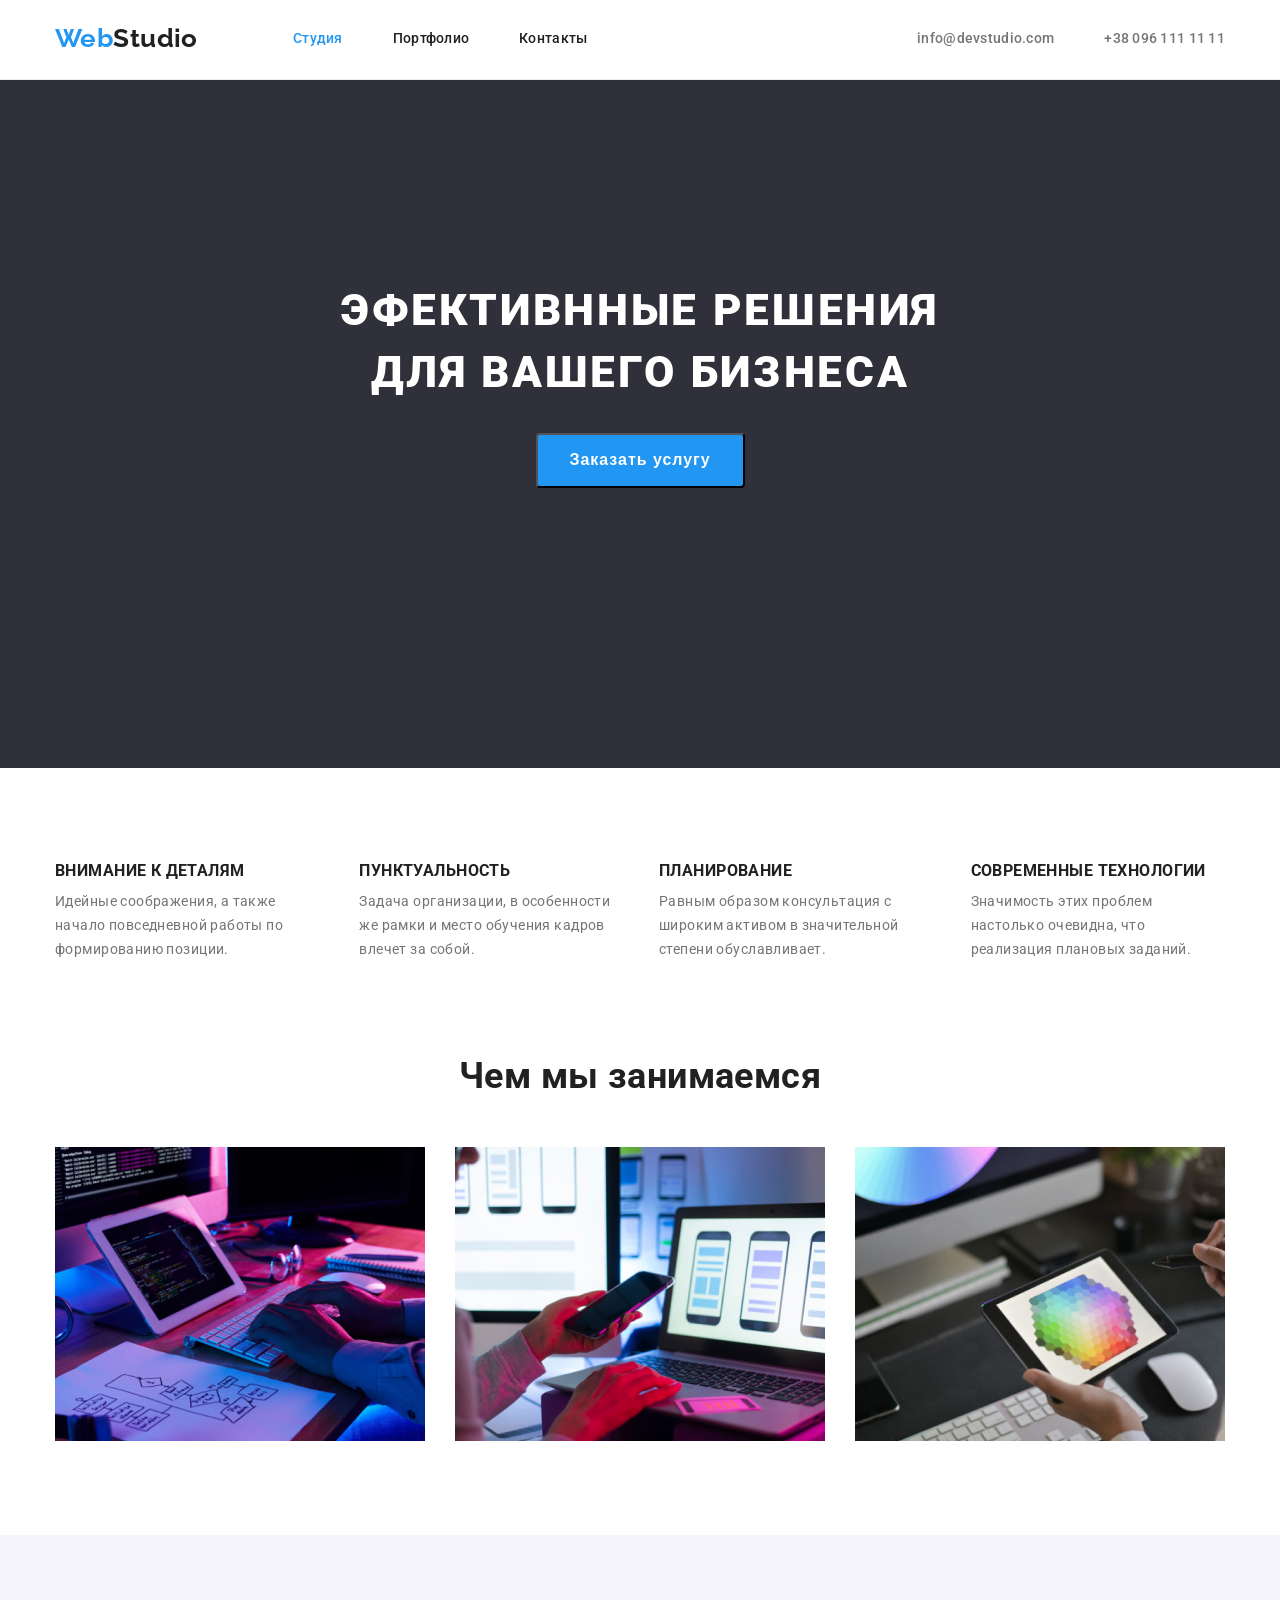
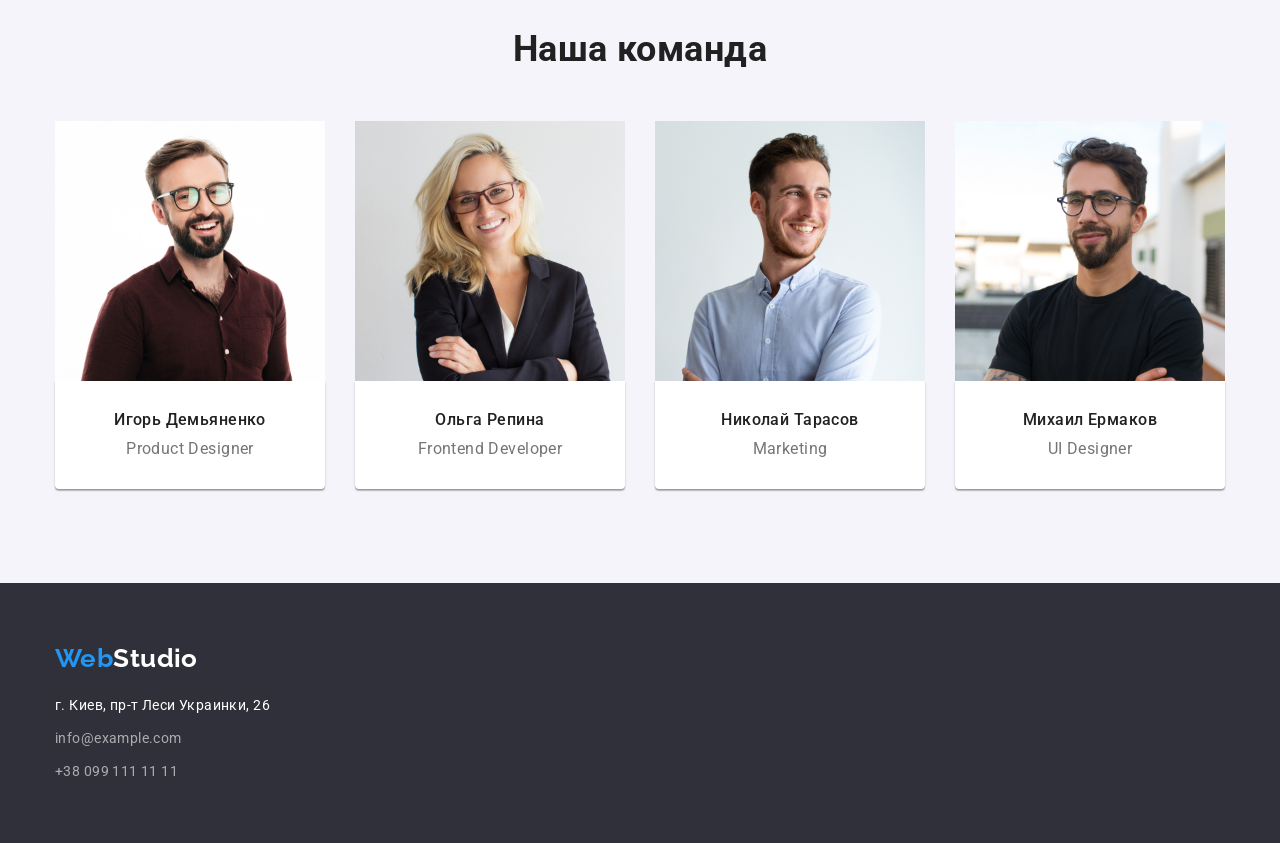
<file: index.html>
<!DOCTYPE html>
<html lang="ru">
<head>
    <meta charset="UTF-8">
    <meta http-equiv="X-UA-Compatible" content="IE=edge">
    <meta name="viewport" content="width=device-width, initial-scale=1.0">
    <title>Document</title>
    <link href="https://fonts.googleapis.com/css2?family=Raleway:wght@700&family=Roboto:wght@400;500;700;900&display=swap"
        rel="stylesheet">
    <link rel="stylesheet" href="https://cdnjs.cloudflare.com/ajax/libs/modern-normalize/1.1.0/modern-normalize.min.css">
    <link rel="stylesheet" href="./css/styles.css">
</head>
<body>
    <!-- Шапка сайта -->
    <header class="page-header">
        <div class="container nav-container">
            <nav class="navbar">
                <a href="#" class="logo">
                    <span class="logo-web">Web</span><span class="logo-studio">Studio</span>
                </a>
                <ul class="site-nav">
                    <li class="site-nav-item"><a href="./index.html" class="site-nav-link current">Студия</a></li>
                    <li class="site-nav-item"><a href="./portfolio.html" class="site-nav-link">Портфолио</a></li>
                    <li class="site-nav-item"><a href="" class="site-nav-link">Контакты</a></li>
                </ul>
            </nav>
            <ul class="auth-nav">
                <li class="auth-nav-item"><a href="mailto:info@devstudio.com" class="auth-nav-link">info@devstudio.com</a>
                </li>
                <li class="auth-nav-item"><a href="tel:+380961111111" class="auth-nav-link">+38 096 111 11 11</a></li>
            </ul>
        </div>
    </header>
    <!-- Основная часть сайта -->
    <main>
        <!-- Герой -->
        <section class="hero">
            <div class="container">
                <h1 class="hero-title">ЭФЕКТИВННЫЕ РЕШЕНИЯ ДЛЯ ВАШЕГО БИЗНЕСА</h1>
                <button type="button" class="button">Заказать услугу</button>
            </div>
        </section>
        <!-- Преимущества -->
        <section class="section">
            <div class="container">
                <h2 class="section-title visually-hidden">Почему мы</h2>
                <ul class="features">
                    <li class="feature-item">
                            <h3 class="feature-title">ВНИМАНИЕ К ДЕТАЛЯМ</h3>
                        <p class="feature-text">Идейные соображения, а также начало повседневной работы по формированию позиции.</p>
                    </li>
                    <li class="feature-item">
                        <h3 class="feature-title">ПУНКТУАЛЬНОСТЬ</h3>
                        <p class="feature-text">Задача организации, в особенности же рамки и место обучения кадров влечет за собой.</p>
                    </li>
                    <li class="feature-item">
                        <h3 class="feature-title">ПЛАНИРОВАНИЕ</h3>
                        <p class="feature-text">Равным образом консультация с широким активом в значительной степени обуславливает.</p>
                    </li>
                    <li class="feature-item">
                        <h3 class="feature-title">СОВРЕМЕННЫЕ ТЕХНОЛОГИИ</h3>
                        <p class="feature-text">Значимость этих проблем настолько очевидна, что реализация плановых заданий.</p>
                    </li>
                </ul>
            </div>
        </section>
        <!-- Работы -->
        <section class="section section-work">
            <div class="container">
                <h2 class="section-title">Чем мы занимаемся</h2>
                    <ul class="work">
                        <li class="img-work"><img src="./images/img.jpg" alt="Веб разработка" width="370" height="294"></li>
                        <li class="img-work"><img src="./images/img(1).jpg" alt="Мобильная разработка" width="370" height="294"></li>
                        <li class="img-work"><img src="./images/img(2).jpg" alt="Дизайн" width="370" height="294"></li>
                    </ul>
            </div>
        </section>
        <!-- Команда -->
        <section class="section section-team">
            <div class="container">
                <h2 class="section-title">Наша команда</h2>
                <ul class="team">
                    <li class="team-item">
                        <img src="./images/ИгорьДемьяненко.jpg" alt="Игорь Демьяненко" width="270" height="260">
                        <div class="section-team-item">
                            <h3 class="section-team-title">Игорь Демьяненко</h3>
                            <p class="section-team-text">Product Designer</p>
                        </div>
                    </li>
                    <li class="team-item">
                        <img src="./images/ОльгаРепина.jpg" alt="Ольга Репина" width="270" height="260">
                        <div class="section-team-item">
                            <h3 class="section-team-title">Ольга Репина</h3>
                            <p class="section-team-text">Frontend Developer</p>
                        </div>
                    </li>
                    <li class="team-item">
                        <img src="./images/НиколайТарасов.jpg" alt="Николай Тарасов" width="270" height="260">
                        <div class="section-team-item">
                            <h3 class="section-team-title">Николай Тарасов</h3>
                            <p class="section-team-text">Marketing</p>
                        </div>
                    </li>
                    <li class="team-item">
                        <img src="./images/МихаилЕрмаков.jpg" alt="Михаил Ермаков" width="270" height="260">
                        <div class="section-team-item">
                            <h3 class="section-team-title">Михаил Ермаков</h3>
                            <p class="section-team-text">UI Designer</p>
                        </div>
                    </li>
                </ul>
            </div>
        </section>
    </main>
    <!-- Подвал сайта -->
    <footer class="footer">
        <div class="container">
            <a href="" class="logo footer-logo">
                <span class="footer-logo-web">Web</span><span class="footer-logo-studio">Studio</span>
            </a>
            <address>
                <ul class="address">
                    <li class="address-item">г. Киев, пр-т Леси Украинки, 26</li>
                    <li class="address-item"><a href="mailto:info@example.com " class="address-link">info@example.com</a></li>
                    <li class="address-item"><a href="tel:+380991111111" class="address-link">+38 099 111 11 11</a></li>
                </ul>
            </address>
        </div>
    </footer>
</body>

</html>
</file>
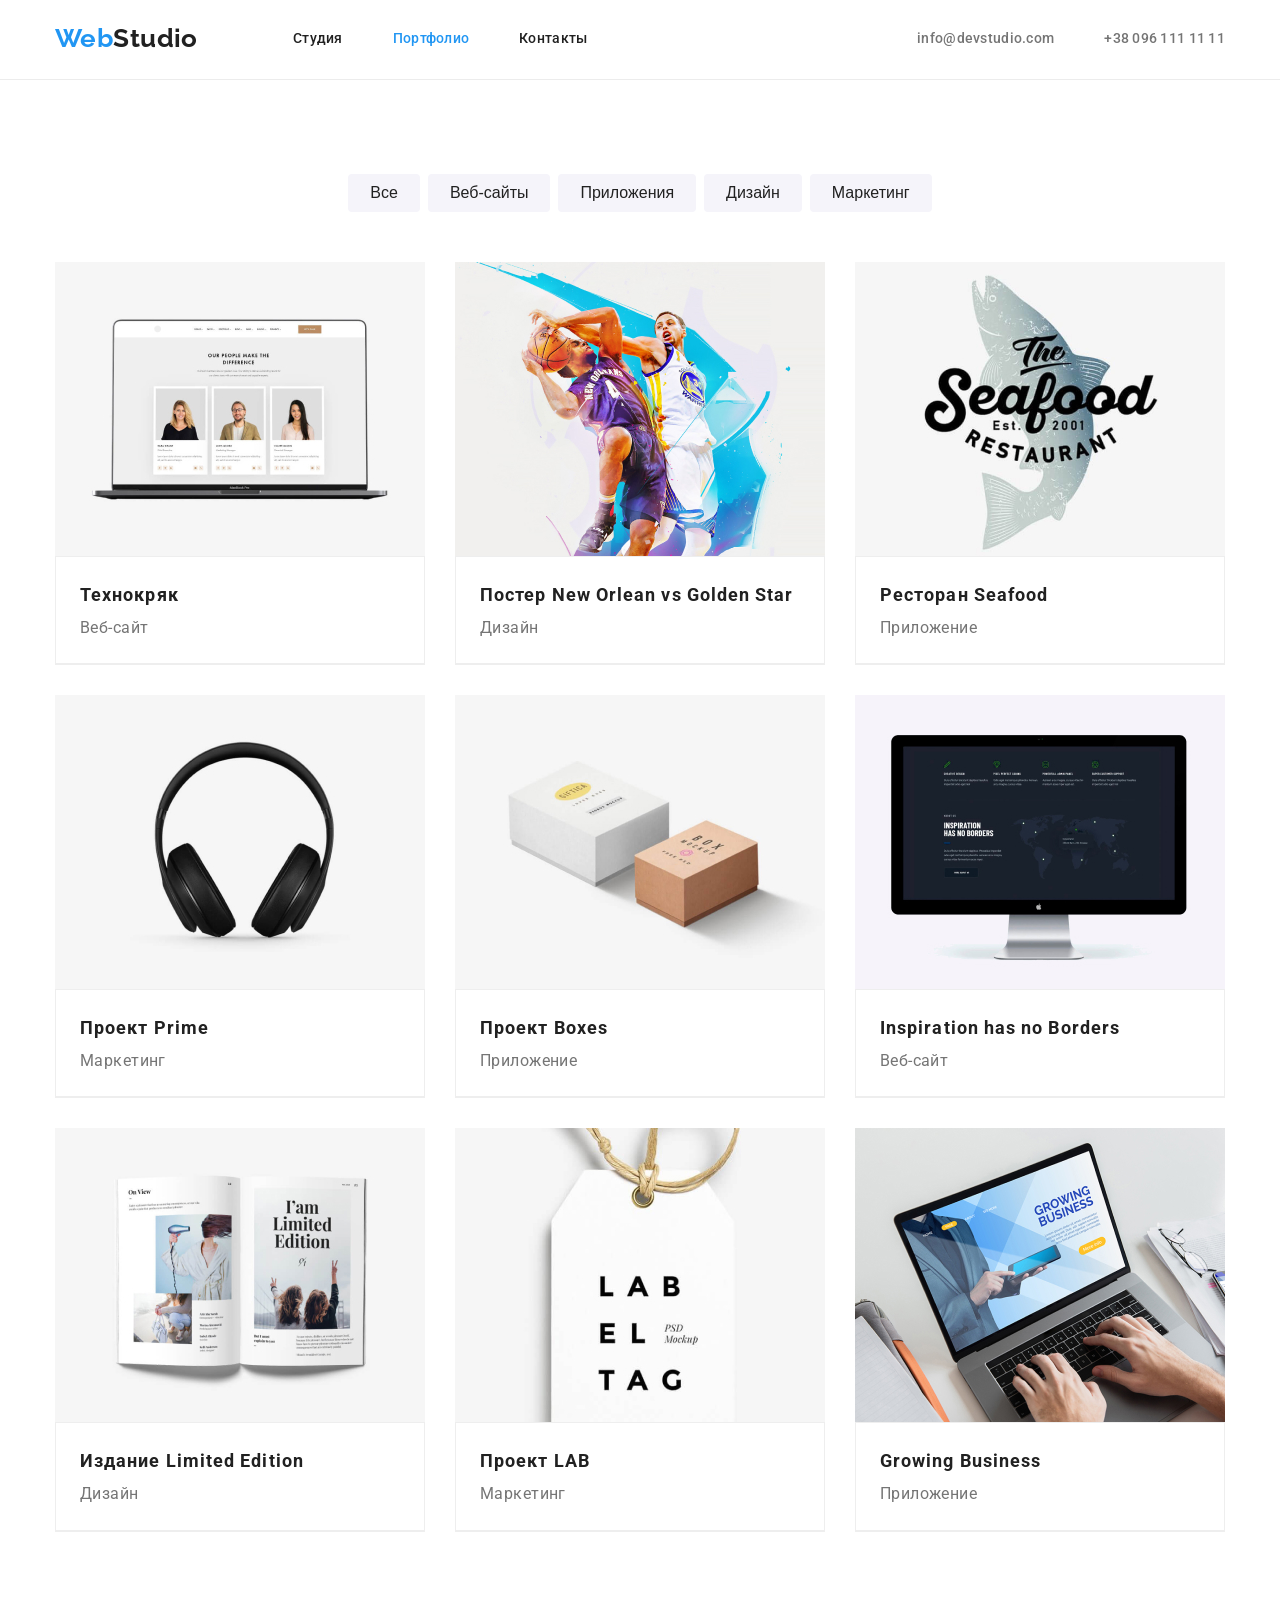
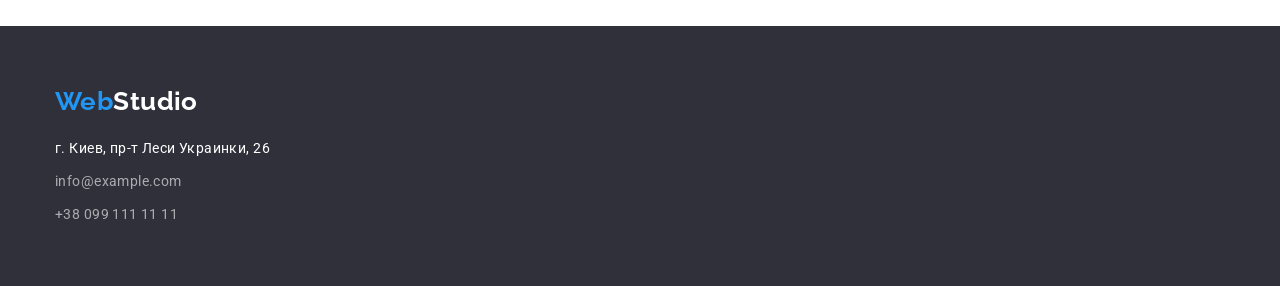
<file: portfolio.html>
<!DOCTYPE html>
<html lang="ru">

<head>
  <meta charset="UTF-8">
  <meta http-equiv="X-UA-Compatible" content="IE=edge">
  <meta name="viewport" content="width=device-width, initial-scale=1.0">
  <title>Document</title>
  <link href="https://fonts.googleapis.com/css2?family=Raleway:wght@700&family=Roboto:wght@400;500;700;900&display=swap"
    rel="stylesheet">
  <link rel="stylesheet" href="https://cdnjs.cloudflare.com/ajax/libs/modern-normalize/1.1.0/modern-normalize.min.css">
  <link rel="stylesheet" href="./css/styles.css">
</head>

<body>
    <!-- Шапка сайта -->
    <header class="page-header">
      <div class="container nav-container">
        <nav class="navbar">
          <a href="#" class="logo">
            <span class="logo-web">Web</span><span class="logo-studio">Studio</span>
          </a>
          <ul class="site-nav">
            <li class="site-nav-item"><a href="./index.html" class="site-nav-link">Студия</a></li>
            <li class="site-nav-item"><a href="./portfolio.html" class="site-nav-link current">Портфолио</a></li>
            <li class="site-nav-item"><a href="" class="site-nav-link">Контакты</a></li>
          </ul>
        </nav>
        <ul class="auth-nav">
          <li class="auth-nav-item"><a href="mailto:info@devstudio.com" class="auth-nav-link">info@devstudio.com</a></li>
          <li class="auth-nav-item"><a href="tel:+380961111111" class="auth-nav-link">+38 096 111 11 11</a></li>
        </ul>
    
      </div>
    </header>
    <!-- Основная часть -->
    <main>
      <!-- Портфолио работ -->
      <section class="section">
        <div class="container">
          <h1 class="visually-hidden">Портфолио работ</h1>
          <ul class="filter">
            <li class="filter-item">
              <button type="button" class="filter-button">Все</button></li>
            <li class="filter-item">
              <button type="button" class="filter-button">Веб-сайты</button>
            </li>
            <li class="filter-item">
              <button type="button" class="filter-button">Приложения</button>
            </li>
            <li class="filter-item">
              <button type="button" class="filter-button">Дизайн</button></li>
            <li class="filter-item">
              <button type="button" class="filter-button">Маркетинг</button>
            </li>
          </ul>
          <ul class="portfolio-work">
            <li class="portfolio-item">
              <article class="card">
              <a href="" class="portfolio-work-link">
                <div class="card-thumb">
                  <img
                  src="./images/imgport.jpg"
                  alt="Технокряк" width="380"
                />
                </div>
                <div class="card-content">
                  <h2 class="portfolio-work-title">Технокряк</h2>
                  <p class="portfolio-work-text">Веб-сайт</p>
                </div>
              </a>
              </article>
            </li>
            <li class="portfolio-item">
              <article class="card">
              <a href="" class="portfolio-work-link">
                <div class="card-thumb">
                <img
                  src="./images/imgport(1).jpg"
                  alt="Постер New Orlean vs Golden Star" width="380"
                />
                </div>
                <div class="card-content">
                <h2 class="portfolio-work-title">Постер New Orlean vs Golden Star</h2>
                <p class="portfolio-work-text">Дизайн</p>
                </div>
              </a>
              </article>
            </li>
            <li class="portfolio-item">
              <article class="card">
              <a href="" class="portfolio-work-link">
                <div class="card-thumb">
                <img
                  src="./images/imgport(2).jpg"
                  alt="Ресторан Seafood" width="380"
                />
                </div>
                <div class="card-content">
                <h2 class="portfolio-work-title">Ресторан Seafood</h2>
                <p class="portfolio-work-text">Приложение</p>
                </div>
              </a>
              </article>
            </li>
            <li class="portfolio-item">
              <article class="card">
              <a href="" class="portfolio-work-link">
                <div class="card-thumb">
                <img
                  src="./images/imgport(3).jpg"
                  alt="Проект Prime" width="380"
                />
                </div>
                <div class="card-content">
                <h2 class="portfolio-work-title">Проект Prime</h2>
                <p class="portfolio-work-text">Маркетинг</p>
               </div>
              </a>
              </article>
            </li>
            <li class="portfolio-item">
              <article class="card">
              <a href="" class="portfolio-work-link">
                <div class="card-thumb">
                <img
                  src="./images/imgport(4).jpg"
                  alt="Проект Boxes" width="380"
                />
                </div>
                <div class="card-content">
                <h2 class="portfolio-work-title">Проект Boxes</h2>
                <p class="portfolio-work-text">Приложение</p>
                </div>
              </a>
              </article>
            </li>
            <li class="portfolio-item">
              <article class="card">
              <a href="" class="portfolio-work-link">
                <div class="card-thumb">
                <img
                  src="./images/imgport(5).jpg"
                  alt="Inspiration has no Borders" width="380"
                />
                </div>
                <div class="card-content">
                <h2 class="portfolio-work-title">Inspiration has no Borders</h2>
                <p class="portfolio-work-text">Веб-сайт</p>
                </div>
              </a>
              </article>
            </li>
            <li class="portfolio-item">
              <article class="card">
              <a href="" class="portfolio-work-link">
                <div class="card-thumb">
                <img
                  src="./images/imgport(6).jpg"
                  alt="Издание Limited Edition" width="380"
                />
                </div>
                <div class="card-content">
                <h2 class="portfolio-work-title">Издание Limited Edition</h2>
                <p class="portfolio-work-text">Дизайн</p>
                </div>
              </a>
              </article>
            </li>
            <li class="portfolio-item">
              <article class="card">
              <a href="" class="portfolio-work-link">
                <div class="card-thumb">
                <img
                  src="./images/imgport7).jpg"
                  alt="Проект LAB" width="380"
                />
                </div>
                <div class="card-content">
                <h2 class="portfolio-work-title">Проект LAB</h2>
                <p class="portfolio-work-text">Маркетинг</p>
                </div>
              </a>
              </article>
            </li>
            <li class="portfolio-item">
              <article class="card">
              <a href="" class="portfolio-work-link">
                <div class="card-thumb">
                <img
                  src="./images/imgport(8).jpg"
                  alt="Growing Business" width="380"
                />
                </div>
                <div class="card-content">
                <h2 class="portfolio-work-title">Growing Business</h2>
                <p class="portfolio-work-text">Приложение</p>
                </div>
              </a>
              </article>
            </li>
          </ul>
        </div>
      </section>
    </main>
      <!-- Подвал сайта -->
      <footer class="footer">
        <div class="container">
          <a href="" class="logo footer-logo">
            <span class="footer-logo-web">Web</span><span class="footer-logo-studio">Studio</span>
          </a>
          <address>
            <ul class="address">
              <li class="address-item">г. Киев, пр-т Леси Украинки, 26</li>
              <li class="address-item"><a href="mailto:info@example.com " class="address-link">info@example.com</a></li>
              <li class="address-item"><a href="tel:+380991111111" class="address-link">+38 099 111 11 11</a></li>
            </ul>
          </address>
        </div>
      </footer>
  </body>
</html>
</file>
<file: css/styles.css>
/* основной цвет текста #757575; */
/* Вторичный текст #212121 */
/* текст акцента #2196F3; */
/* текст заголовка первой секции #FFFFFF; */
/* текст мейла и телефона в футере color: rgba(255, 255, 255, 0.6)  */

:root {
  --primery-text-color: #757575;
  --title-text-color: #212121;
  --accent-text: #2196f3;
  --primery-white-color: #ffffff;
  --primery-bc-color: #ffffff;
  --secondary-bc-color: #2f303a;
  --card-set-gap: 30px;
}

body {
  background-color: var(--primery-bc-color);
  color: var(--primery-text-color);
  font-family: Roboto, sans-serif;
  letter-spacing: 0.03em;
  font-size: 14px;
  line-height: 1.14;
}

h1,
h2,
h3,
p {
  margin: 0;
}

.container {
  width: 1200px;
  padding-right: 15px;
  padding-left: 15px;
  margin-left: auto;
  margin-right: auto;
}

img {
  display: block;
  max-width: 100%;
  height: auto;
}

ul {
  list-style: none;
  padding: 0;
  margin: 0;
}

.page-header {
  border-bottom: 1px solid #ececec;
  height: 80px;
  display: flex;
}

a {
  text-decoration: none;
}

/* Logo */
.logo {
  font-family: Raleway;
  font-weight: 700;
  font-size: 26px;
  line-height: 1.2;
  margin-right: 93px;
  width: 145px;
}

.logo-web {
  color: var(--accent-text);
}

.logo-studio {
  color: var(--title-text-color);
}
/* Navbar */
.nav-container {
  padding-top: 24px;
  padding-bottom: 25px;
  display: flex;
  justify-content: space-between;
  align-items: center;
}

.navbar {
  display: flex;
  align-items: center;
}

/* Site nav */
.site-nav {
  display: flex;
  margin: 0;
}

.site-nav-link {
  color: var(--title-text-color);
  font-weight: 500;
  letter-spacing: 0.02em;
  margin-bottom: 40px;
}

.site-nav-item:not(:last-child) {
  margin-right: 50px;
}

.site-nav-link:hover,
.site-nav-link:focus {
  color: var(--accent-text);
}

.site-nav-link.current {
  color: var(--accent-text);
}

/* Auth-nav */

.auth-nav {
  display: flex;
  margin-left: auto;
}

.auth-nav-item:not(:last-child) {
  margin-right: 50px;
}

.auth-nav-link {
  color: var(--primery-text-color);
  font-weight: 500;
  letter-spacing: 0.02em;
}

.auth-nav-link:hover,
.auth-nav-link:focus {
  color: var(--accent-text);
}
/* Hero */
.hero {
  background-color: var(--secondary-bc-color);
  text-align: center;
  padding-top: 200px;
  padding-bottom: 280px;
  padding-right: 0;
  padding-left: 0;
}

.hero-title {
  color: var(--primery-white-color);
  font-weight: 900;
  font-size: 44px;
  line-height: 1.4;
  letter-spacing: 0.06em;
  text-transform: uppercase;
  width: 696px;
  margin-left: auto;
  margin-right: auto;
  margin-top: 0;
  margin-bottom: 0;
}

.button {
  margin-top: 30px;
}

/* Features */
.features {
  display: flex;
}

.feature-item:not(:last-child) {
  margin-right: 30px;
}

.feature-title {
  color: var(--title-text-color);
  font-weight: 700;
  text-transform: uppercase;
  margin-bottom: 10px;
}

.feature-text {
  font-size: 14px;
  line-height: 1.7;
}

.visually-hidden {
  position: absolute;
  clip: rect(0 0 0 0);
  width: 1px;
  height: 1px;
  margin: -1px;
}

/* Section */

.section {
  padding-bottom: 94px;
  padding-top: 94px;
}

.section-title {
  color: var(--title-text-color);
  font-weight: bold;
  font-size: 36px;
  line-height: 1.16;
  text-align: center;
  margin-top: 0;
  margin-bottom: 0;
}

/* Work */

.section-work {
  padding-top: 0;
}

.section-title-work {
  margin-bottom: 50px;
}

.work {
  margin-top: 50px;
  display: flex;
}

.img-work:not(:last-child) {
  margin-right: 30px;
}

/* Team */
.section-team {
  background-color: #f5f4fa;
}

.team {
  margin-top: 50px;
  display: flex;
}

.team-item:not(:last-child) {
  margin-right: 30px;
}

.section-team-item {
  padding-top: 30px;
  padding-bottom: 30px;
  background: #ffffff;
  box-shadow: 0px 1px 3px rgba(0, 0, 0, 0.12), 0px 1px 1px rgba(0, 0, 0, 0.14),
    0px 2px 1px rgba(0, 0, 0, 0.2);
  border-radius: 0px 0px 4px 4px;
  text-align: center;
}

.section-team-title {
  color: var(--title-text-color);
  font-weight: 500;
  font-size: 16px;
  line-height: 1.18;
}

.section-team-text {
  font-size: 16px;
  line-height: 1.18;
  margin-top: 10px;
}

/* Footer */
.footer {
  background-color: var(--secondary-bc-color);
  padding-top: 60px;
  padding-bottom: 60px;
}

.footer-logo {
  display: inline-block;
  margin-bottom: 20px;
  margin-right: 0;
}

.footer-logo-web {
  color: var(--accent-text);
}

.footer-logo-studio {
  color: var(--primery-white-color);
}

.address-item:not(:last-child) {
  color: var(--primery-white-color);
  font-size: 14px;
  line-height: 1.7;
  margin-bottom: 9px;
}

.address-link {
  display: inline-block;
  color: rgba(255, 255, 255, 0.6);
  font-size: 14px;
  line-height: 1.7;
}

.address-link:hover,
.address-link:focus {
  color: var(--accent-text);
}
address {
  font-style: normal;
}
/* Button */

button {
  font-family: inherit Roboto, sans-serif;
  cursor: pointer;
}

.button {
  display: inline-block;
  background-color: var(--accent-text);
  color: var(--primery-white-color);
  font-weight: bold;
  font-size: 16px;
  line-height: 1.9;
  letter-spacing: 0.06em;
  padding: 10px 32px;
  min-width: 200px;
  border-radius: 4px;
}

/* Portfolio */

.filter {
  display: flex;
  justify-content: center;
  margin-bottom: 50px;
}

.filter-item:not(:last-child) {
  margin-right: 8px;
}

.filter-button {
  font-weight: 500;
  font-size: 16px;
  line-height: 1.6;
  text-align: center;
  background-color: #f5f4fa;
  color: var(--title-text-color);
  padding: 6px 22px;
  border-radius: 4px;
  border: none;
}

.filter-button:hover,
.filter-button:focus {
  background-color: var(--accent-text);
  color: var(--primery-white-color);
}

.portfolio-work {
  display: flex;
  flex-wrap: wrap;
  margin-left: calc(-1 * var(--card-set-gap));
  margin-bottom: calc(-1 * var(--card-set-gap));
}

.portfolio-work .portfolio-item {
  flex-basis: calc((100% - 90px) / 3);
  margin-left: var(--card-set-gap);
  margin-bottom: var(--card-set-gap);
  border-bottom: 1px solid #eeeeee;
}

.portfolio-work-link {
  display: block;
}

.portfolio-work-title {
  color: var(--title-text-color);
  font-weight: bold;
  font-size: 18px;
  line-height: 2;
  letter-spacing: 0.06em;
}

.portfolio-work-text {
  color: var(--primery-text-color);
  font-size: 16px;
  line-height: 1.9;
}

.card-content {
  padding: 20px 24px;
  border: 1px solid #eeeeee;
  box-sizing: border-box;
}
</file>
